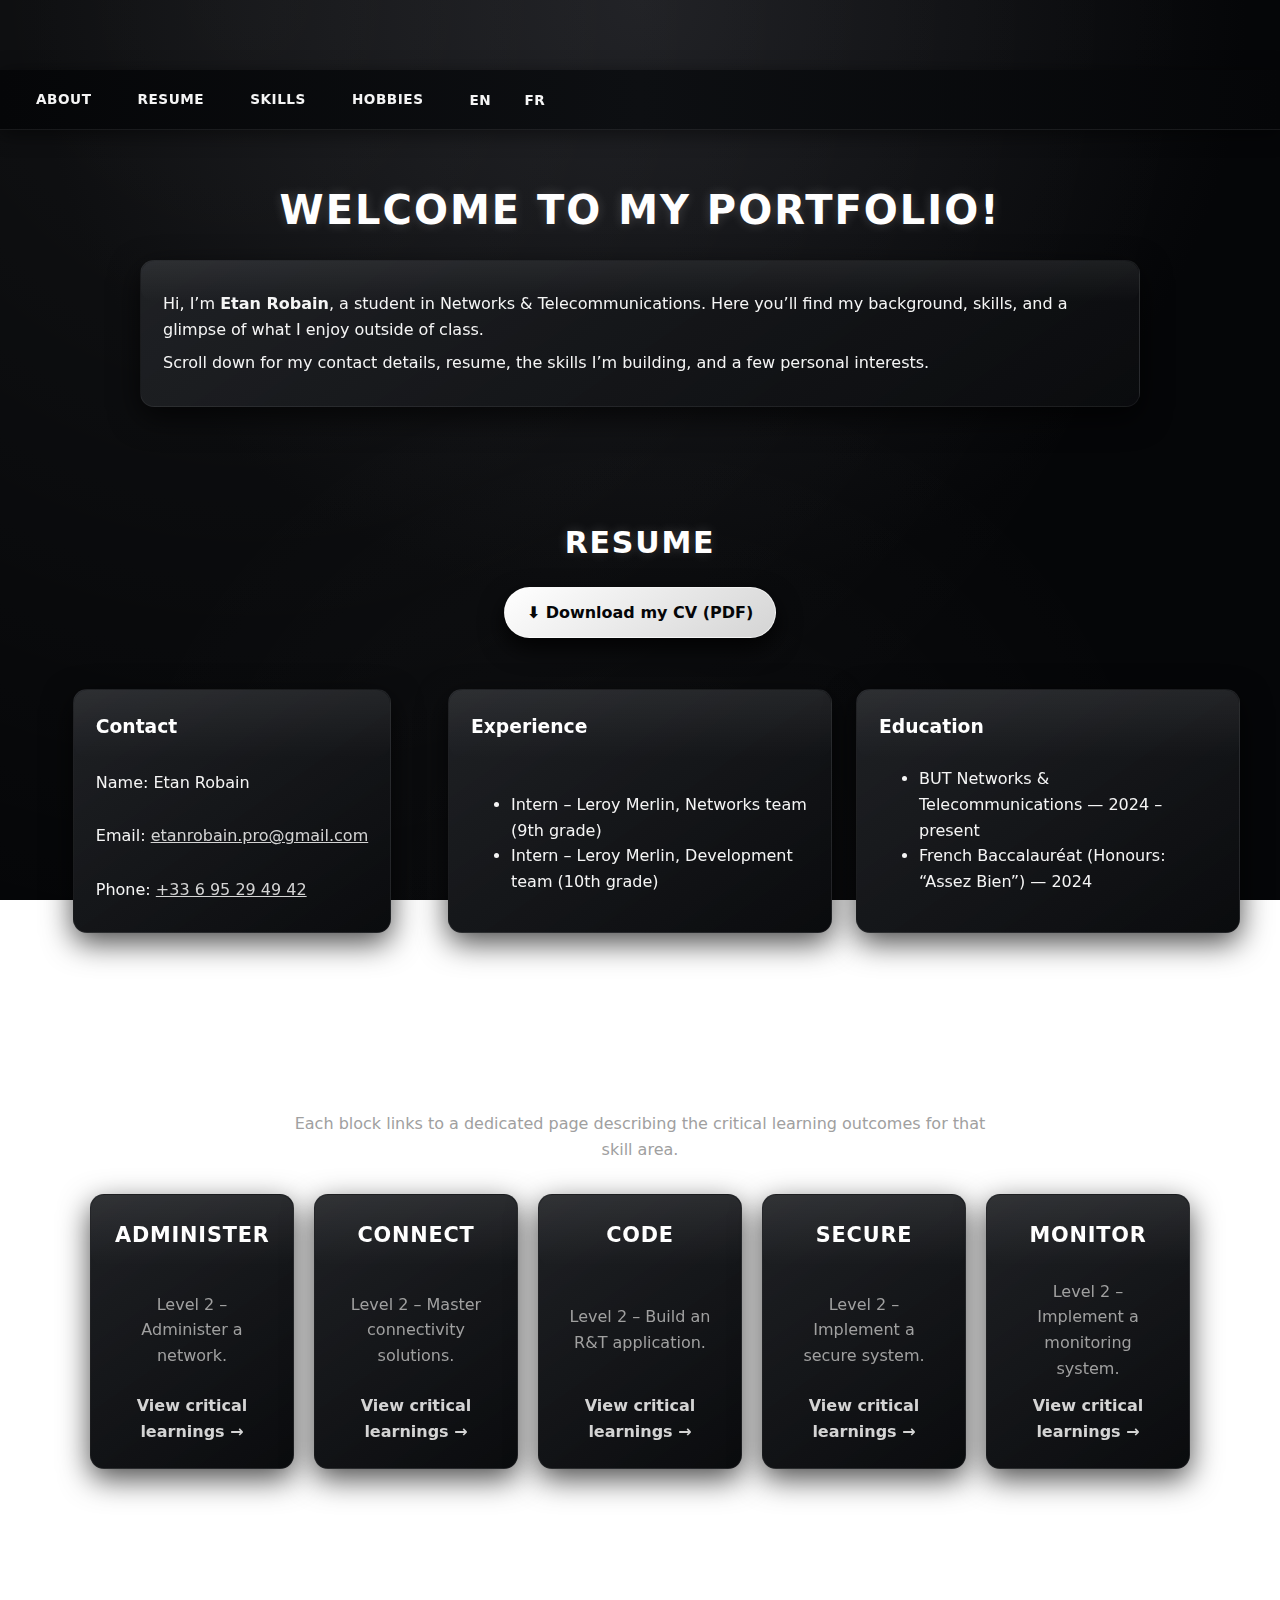
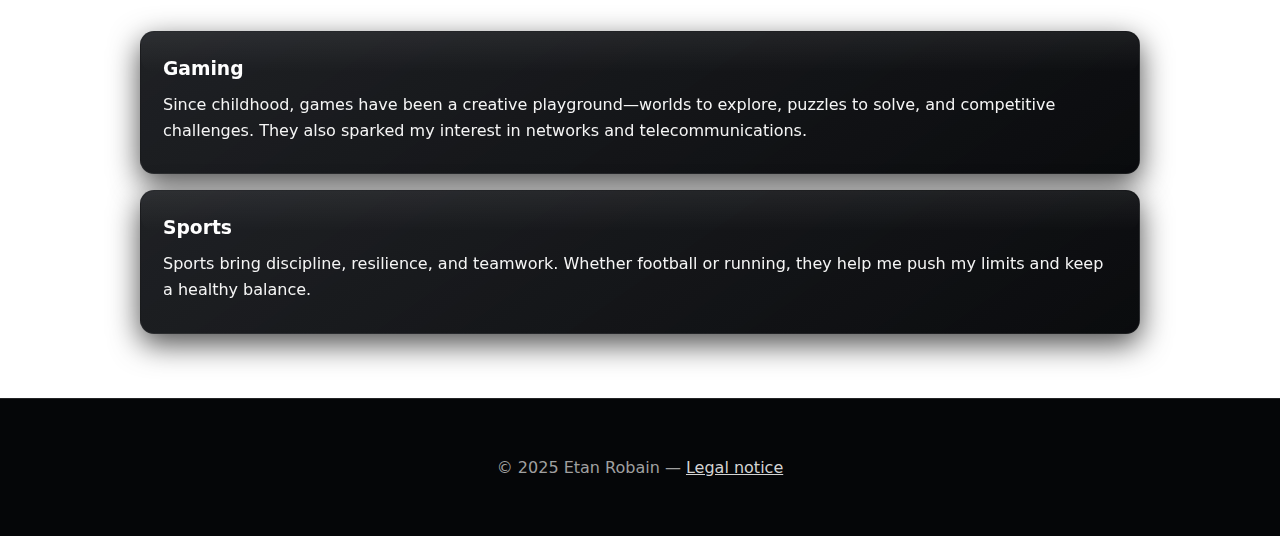
<file: index.html>
<!DOCTYPE html>
<html lang="en">
<head>
  <meta charset="UTF-8" />
  <meta name="viewport" content="width=device-width, initial-scale=1" />
  <title>Portfolio – Etan Robain</title>
  <meta name="description" content="Portfolio of Etan Robain (BSc in Networks & Telecom): profile, resume, skills, and interests." />
  <link rel="stylesheet" href="assets/style.css" />
  <link rel="icon" href="assets/img/favicon.ico" />
</head>

<body>

  <!-- ===== Navigation ===== -->
  <header>
    <nav>
      <a href="#about">About</a>
      <a href="#resume">Resume</a>
      <a href="#skills">Skills</a>
      <a href="#hobbies">Hobbies</a>
      <!-- Language Switch -->
      <div class="side-lang" aria-label="Language switch">
        <span class="lang-pill" aria-hidden="true"></span>
        <a class="lang-item active" href="index.html" aria-current="page">EN</a>
        <a class="lang-item" href="index-fr.html" data-lang="fr">FR</a>
      </div>
    </nav>
  </header>

  <main>

    <!-- ===== About ===== -->
    <section id="about" aria-labelledby="title-home">
      <h1 id="title-home">Welcome to my portfolio!</h1>

      <div class="presentation-box">
        <p>Hi, I’m <strong>Etan Robain</strong>, a student in Networks & Telecommunications. Here you’ll find my background, skills, and a glimpse of what I enjoy outside of class.</p>
        <p>Scroll down for my contact details, resume, the skills I’m building, and a few personal interests.</p>
      </div>
    </section>

    <!-- ===== Resume ===== -->
    <section id="resume" aria-labelledby="title-resume">
      <h2 id="title-resume">Resume</h2>

      <!-- Download button -->
      <div class="cv-download">
        <a class="download-btn" href="assets/CV.pdf" download>
          ⬇ Download my CV (PDF)
        </a>
      </div>

      <!-- Resume Cards -->
      <div class="cv-container">

        <section class="cv-block" aria-labelledby="resume-info">
          <h3 id="resume-info">Contact</h3>
          <p>Name: Etan Robain</p>
          <p>Email: <a href="mailto:etanrobain.pro@gmail.com">etanrobain.pro@gmail.com</a></p>
          <p>Phone: <a href="tel:+33695294942">+33 6 95 29 49 42</a></p>
        </section>

        <section class="cv-block" aria-labelledby="resume-exp">
          <h3 id="resume-exp">Experience</h3>
          <ul>
            <li>Intern – Leroy Merlin, Networks team (9th grade)</li>
            <li>Intern – Leroy Merlin, Development team (10th grade)</li>
          </ul>
        </section>

        <section class="cv-block" aria-labelledby="resume-edu">
          <h3 id="resume-edu">Education</h3>
          <ul>
            <li>BUT Networks & Telecommunications — 2024 – present</li>
            <li>French Baccalauréat (Honours: “Assez Bien”) — 2024</li>
          </ul>
        </section>

      </div>
    </section>

    <!-- ===== Skills ===== -->
    <section id="skills" aria-labelledby="title-skills">
      <h2 id="title-skills">Skills</h2>

      <p class="section-intro">
        Each block links to a dedicated page describing the critical learning outcomes for that skill area.
      </p>

      <div class="skills-grid">

        <!-- Administer -->
        <a class="skill-card" href="skill-administer.html">
          <h3>Administer</h3>
          <p>Level 2 – Administer a network.</p>
          <span class="skill-link">View critical learnings →</span>
        </a>

        <!-- Connect -->
        <a class="skill-card" href="skill-connect.html">
          <h3>Connect</h3>
          <p>Level 2 – Master connectivity solutions.</p>
          <span class="skill-link">View critical learnings →</span>
        </a>

        <!-- Code -->
        <a class="skill-card" href="skill-code.html">
          <h3>Code</h3>
          <p>Level 2 – Build an R&T application.</p>
          <span class="skill-link">View critical learnings →</span>
        </a>

        <!-- Secure -->
        <a class="skill-card" href="skill-secure.html">
          <h3>Secure</h3>
          <p>Level 2 – Implement a secure system.</p>
          <span class="skill-link">View critical learnings →</span>
        </a>

        <!-- Monitor -->
        <a class="skill-card" href="skill-monitor.html">
          <h3>Monitor</h3>
          <p>Level 2 – Implement a monitoring system.</p>
          <span class="skill-link">View critical learnings →</span>
        </a>

      </div>
    </section>

    <!-- ===== Hobbies ===== -->
    <section id="hobbies" aria-labelledby="title-hobbies">
      <h2 id="title-hobbies">Hobbies: Gaming & Sports</h2>

      <div class="hobby-box">
        <h3>Gaming</h3> <!--inverser gaming et sport -->
        <p>Since childhood, games have been a creative playground—worlds to explore, puzzles to solve, and competitive challenges. They also sparked my interest in networks and telecommunications.</p>
      </div>

      <div class="hobby-box">
        <h3>Sports</h3>
        <p>Sports bring discipline, resilience, and teamwork. Whether football or running, they help me push my limits and keep a healthy balance.</p>
      </div>
    </section>

  </main>

  <!-- ===== Footer ===== -->
  <footer>
    <p>© 2025 Etan Robain — <a href="mentions-legales.html">Legal notice</a></p>
  </footer>

</body>

<script>
  document.querySelectorAll(".side-lang a[data-lang]").forEach(link => {
    link.addEventListener("click", (e) => {
      e.preventDefault();

      const box = document.querySelector(".side-lang");
      const target = link.getAttribute("href");

      // déclenche le slide avant de changer de page
      box.classList.add("is-animating");

      if (link.dataset.lang === "fr") box.classList.add("is-fr");
      if (link.dataset.lang === "en") box.classList.remove("is-fr");

      // redirection après l’anim
      setTimeout(() => {
        window.location.href = target;
      }, 220);
    });
  });
</script>

</html>
</file>
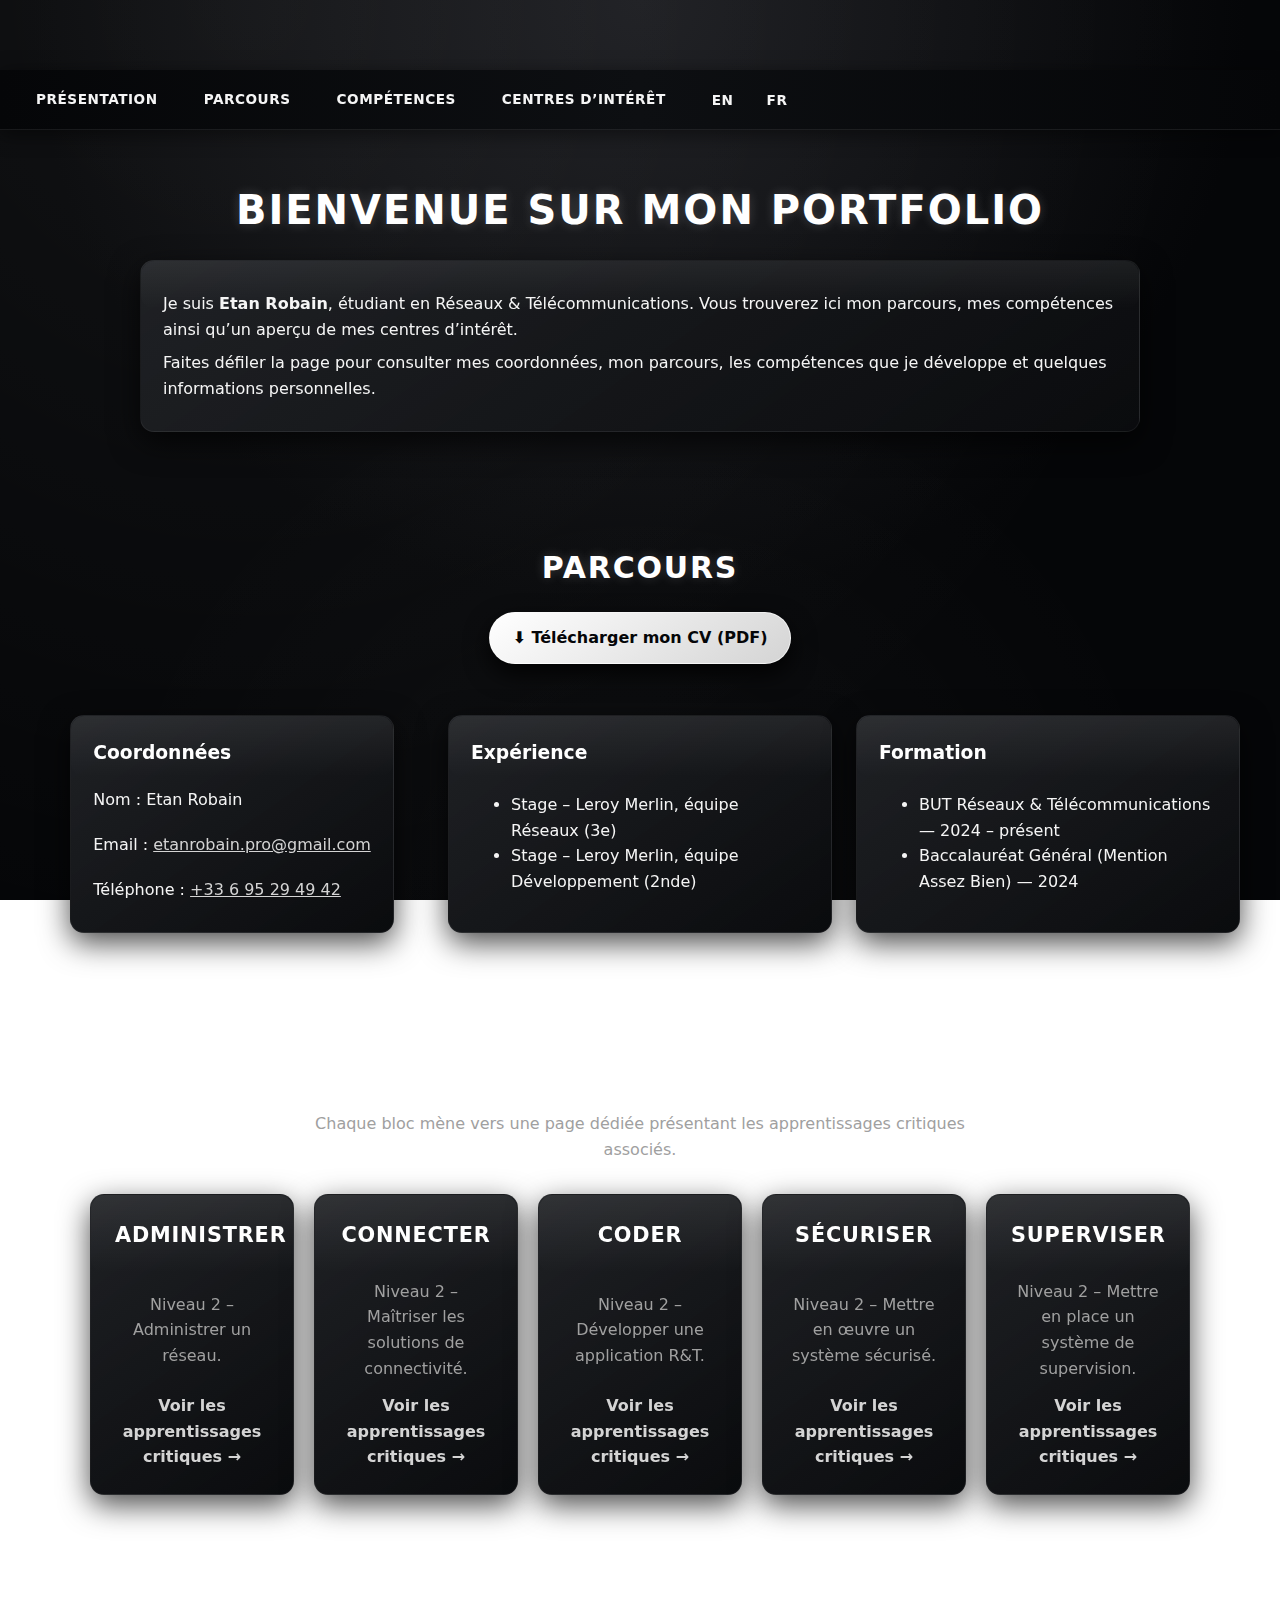
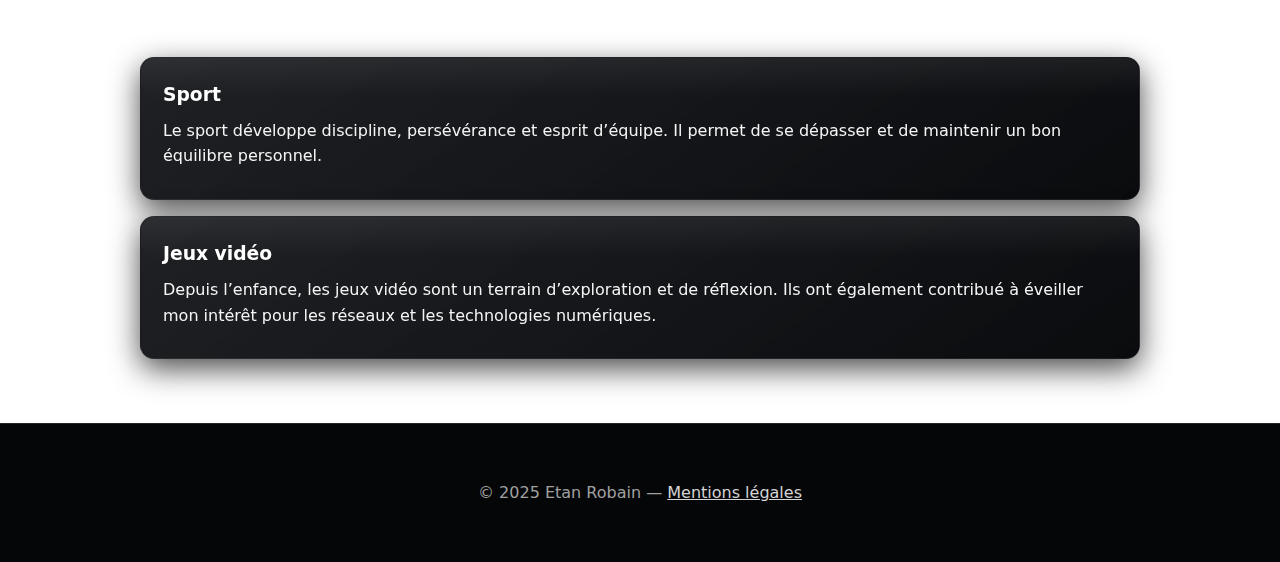
<file: index-fr.html>
<!DOCTYPE html>
<html lang="fr">
<head>
  <meta charset="UTF-8" />
  <meta name="viewport" content="width=device-width, initial-scale=1" />
  <title>Portfolio – Etan Robain</title>
  <meta name="description" content="Portfolio d’Etan Robain (BUT Réseaux & Télécommunications) : profil, parcours, compétences et centres d’intérêt." />
  <link rel="stylesheet" href="assets/style.css" />
  <link rel="icon" href="assets/img/favicon.ico" />
</head>

<body>

  <!-- ===== Navigation ===== -->
  <header>
    <nav>
      <a href="#about">Présentation</a>
      <a href="#resume">Parcours</a>
      <a href="#skills">Compétences</a>
      <a href="#hobbies">Centres d’intérêt</a>
      <!-- Language Switch -->
      <div class="side-lang is-fr" aria-label="Sélecteur de langue">
        <span class="lang-pill" aria-hidden="true"></span>
        <a class="lang-item" href="index.html" data-lang="en">EN</a>
        <a class="lang-item active" href="index-fr.html" aria-current="page">FR</a>
      </div>
    </nav>
  </header>

  <main>

    <!-- ===== Présentation ===== -->
    <section id="about" aria-labelledby="title-home">
      <h1 id="title-home">Bienvenue sur mon portfolio</h1>

      <div class="presentation-box">
        <p>
          Je suis <strong>Etan Robain</strong>, étudiant en Réseaux & Télécommunications.
          Vous trouverez ici mon parcours, mes compétences ainsi qu’un aperçu de mes centres d’intérêt.
        </p>
        <p>
          Faites défiler la page pour consulter mes coordonnées, mon parcours,
          les compétences que je développe et quelques informations personnelles.
        </p>
      </div>
    </section>

    <!-- ===== Parcours ===== -->
    <section id="resume" aria-labelledby="title-resume">
      <h2 id="title-resume">Parcours</h2>

      <div class="cv-download">
        <a class="download-btn" href="assets/CV.pdf" download>
          ⬇ Télécharger mon CV (PDF)
        </a>
      </div>

      <div class="cv-container">

        <section class="cv-block" aria-labelledby="resume-info">
          <h3 id="resume-info">Coordonnées</h3>
          <p>Nom : Etan Robain</p>
          <p>Email : <a href="mailto:etanrobain.pro@gmail.com">etanrobain.pro@gmail.com</a></p>
          <p>Téléphone : <a href="tel:+33695294942">+33 6 95 29 49 42</a></p>
        </section>

        <section class="cv-block" aria-labelledby="resume-exp">
          <h3 id="resume-exp">Expérience</h3>
          <ul>
            <li>Stage – Leroy Merlin, équipe Réseaux (3e)</li>
            <li>Stage – Leroy Merlin, équipe Développement (2nde)</li>
          </ul>
        </section>

        <section class="cv-block" aria-labelledby="resume-edu">
          <h3 id="resume-edu">Formation</h3>
          <ul>
            <li>BUT Réseaux & Télécommunications — 2024 – présent</li>
            <li>Baccalauréat Général (Mention Assez Bien) — 2024</li>
          </ul>
        </section>

      </div>
    </section>

    <!-- ===== Compétences ===== -->
    <section id="skills" aria-labelledby="title-skills">
      <h2 id="title-skills">Compétences</h2>

      <p class="section-intro">
        Chaque bloc mène vers une page dédiée présentant les apprentissages critiques associés.
      </p>

      <div class="skills-grid">

        <a class="skill-card" href="skill-administer.html">
          <h3>Administrer</h3>
          <p>Niveau 2 – Administrer un réseau.</p>
          <span class="skill-link">Voir les apprentissages critiques →</span>
        </a>

        <a class="skill-card" href="skill-connect.html">
          <h3>Connecter</h3>
          <p>Niveau 2 – Maîtriser les solutions de connectivité.</p>
          <span class="skill-link">Voir les apprentissages critiques →</span>
        </a>

        <a class="skill-card" href="skill-code.html">
          <h3>Coder</h3>
          <p>Niveau 2 – Développer une application R&T.</p>
          <span class="skill-link">Voir les apprentissages critiques →</span>
        </a>

        <a class="skill-card" href="skill-secure.html">
          <h3>Sécuriser</h3>
          <p>Niveau 2 – Mettre en œuvre un système sécurisé.</p>
          <span class="skill-link">Voir les apprentissages critiques →</span>
        </a>

        <a class="skill-card" href="skill-monitor.html">
          <h3>Superviser</h3>
          <p>Niveau 2 – Mettre en place un système de supervision.</p>
          <span class="skill-link">Voir les apprentissages critiques →</span>
        </a>

      </div>
    </section>

    <!-- ===== Centres d’intérêt ===== -->
    <section id="hobbies" aria-labelledby="title-hobbies">
      <h2 id="title-hobbies">Centres d’intérêt</h2>

      <div class="hobby-box">
        <h3>Sport</h3>
        <p>
          Le sport développe discipline, persévérance et esprit d’équipe.
          Il permet de se dépasser et de maintenir un bon équilibre personnel.
        </p>
      </div>

      <div class="hobby-box">
        <h3>Jeux vidéo</h3>
        <p>
          Depuis l’enfance, les jeux vidéo sont un terrain d’exploration et de réflexion.
          Ils ont également contribué à éveiller mon intérêt pour les réseaux et les technologies numériques.
        </p>
      </div>
    </section>

  </main>

  <!-- ===== Footer ===== -->
  <footer>
    <p>© 2025 Etan Robain — <a href="mentions-legales.html">Mentions légales</a></p>
  </footer>

</body>

<script>
    const box = document.querySelector(".side-lang");
  
    if (box) {
      box.querySelectorAll("a[data-lang]").forEach((link) => {
        link.addEventListener("click", (e) => {
          e.preventDefault();
  
          const target = link.getAttribute("href");
          box.classList.add("is-animating");
  
          // bascule dans les deux sens
          if (link.dataset.lang === "fr") box.classList.add("is-fr");
          if (link.dataset.lang === "en") box.classList.remove("is-fr");
  
          setTimeout(() => {
            window.location.href = target;
          }, 220);
        });
      });
    }
  </script>

</html>
</file>
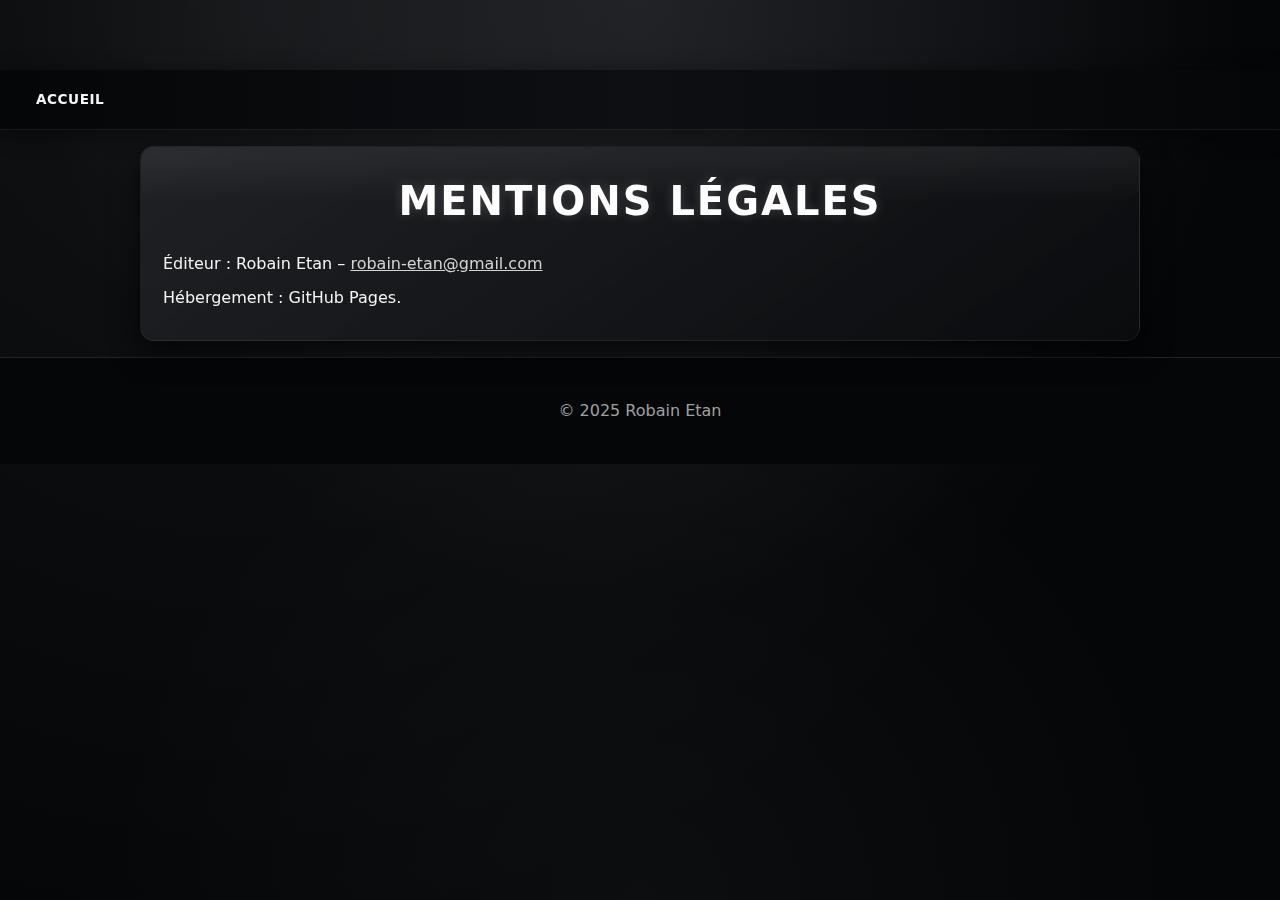
<file: mentions-legales.html>
<!doctype html>
<html lang="fr">
<meta charset="utf-8">
<meta name="viewport" content="width=device-width,initial-scale=1">
<title>Mentions légales – Robain Etan</title>
<link rel="stylesheet" href="assets/style.css">
<body>
  <header><nav><a href="index.html">Accueil</a></nav></header>
  <main>
    <section class="presentation-box">
      <h1>Mentions légales</h1>
      <p>Éditeur : Robain Etan – <a href="mailto:robain-etan@gmail.com">robain-etan@gmail.com</a></p>
      <p>Hébergement : GitHub Pages.</p>
    </section>
  </main>
  <footer>© 2025 Robain Etan</footer>
</body>
</html>
</file>
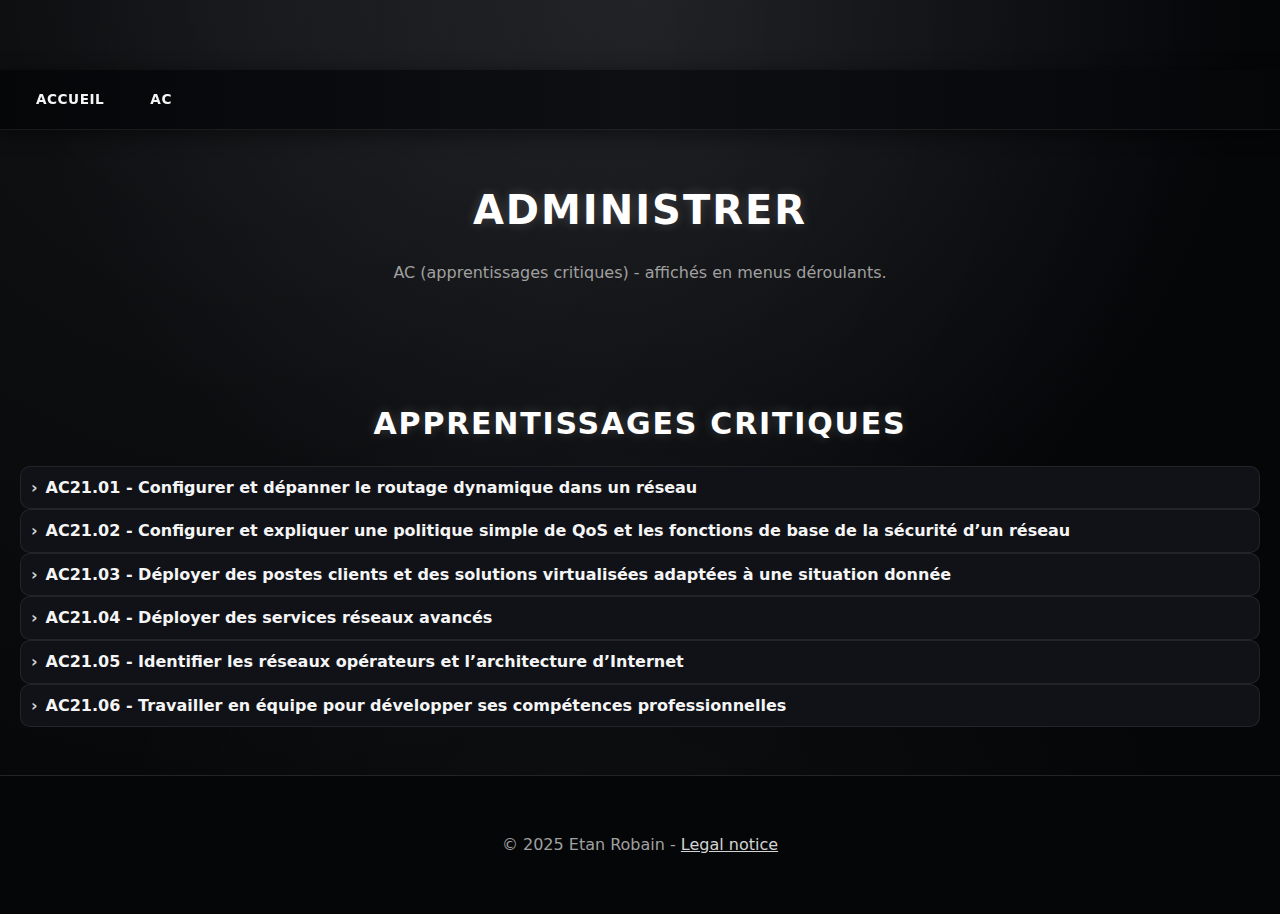
<file: skill-administer.html>
<!DOCTYPE html>
<html lang="fr">
<head>
  <meta charset="UTF-8" />
  <meta name="viewport" content="width=device-width, initial-scale=1" />
  <title>Compétence - Administrer</title>
  <meta name="description" content="Compétence Administrer - AC en menu déroulant." />
  <link rel="stylesheet" href="assets/style.css" />
</head>

<body>
  <header>
    <nav>
      <a href="index.html">Accueil</a>
      <a href="#ac">AC</a>
    </nav>
  </header>

  <main>
    <section class="page-head">
      <h1>Administrer</h1>
      <p class="section-intro">
        AC (apprentissages critiques) - affichés en menus déroulants.
      </p>
    </section>

    <section id="ac" class="ac-wrapper" aria-labelledby="ac-title">
      <h2 id="ac-title">Apprentissages critiques</h2>

      <div class="ac-accordion">

        <details class="ac-item">
          <summary class="ac-summary">AC21.01 - Configurer et dépanner le routage dynamique dans un réseau</summary>
          <div class="ac-content">
            <p>Contenu / preuves : configurations, captures, tests de connectivité, commandes de vérification.</p>
          </div>
        </details>

        <details class="ac-item">
          <summary class="ac-summary">AC21.02 - Configurer et expliquer une politique simple de QoS et les fonctions de base de la sécurité d’un réseau</summary>
          <div class="ac-content">
            <p>Contenu / preuves : classes QoS, policy-map, ACL, justification des choix, tests.</p>
          </div>
        </details>

        <details class="ac-item">
          <summary class="ac-summary">AC21.03 - Déployer des postes clients et des solutions virtualisées adaptées à une situation donnée</summary>
          <div class="ac-content">
            <p>Contenu / preuves : VM, templates, réseau virtuel, procédures, validations.</p>
          </div>
        </details>

        <details class="ac-item">
          <summary class="ac-summary">AC21.04 - Déployer des services réseaux avancés</summary>
          <div class="ac-content">
            <p>Contenu / preuves : DHCP, DNS, AD, supervision, etc. + tests de bon fonctionnement.</p>
          </div>
        </details>

        <details class="ac-item">
          <summary class="ac-summary">AC21.05 - Identifier les réseaux opérateurs et l’architecture d’Internet</summary>
          <div class="ac-content">
            <p>Contenu / preuves : schémas, BGP/AS, peering/transit, analyse simple.</p>
          </div>
        </details>

        <details class="ac-item">
          <summary class="ac-summary">AC21.06 - Travailler en équipe pour développer ses compétences professionnelles</summary>
          <div class="ac-content">
            <p>Contenu / preuves : répartition des tâches, outils (Git), communication, bilan.</p>
          </div>
        </details>

      </div>
    </section>
  </main>

  <footer>
    <p>© 2025 Etan Robain - <a href="mentions-legales.html">Legal notice</a></p>
  </footer>
</body>
</html>
</file>
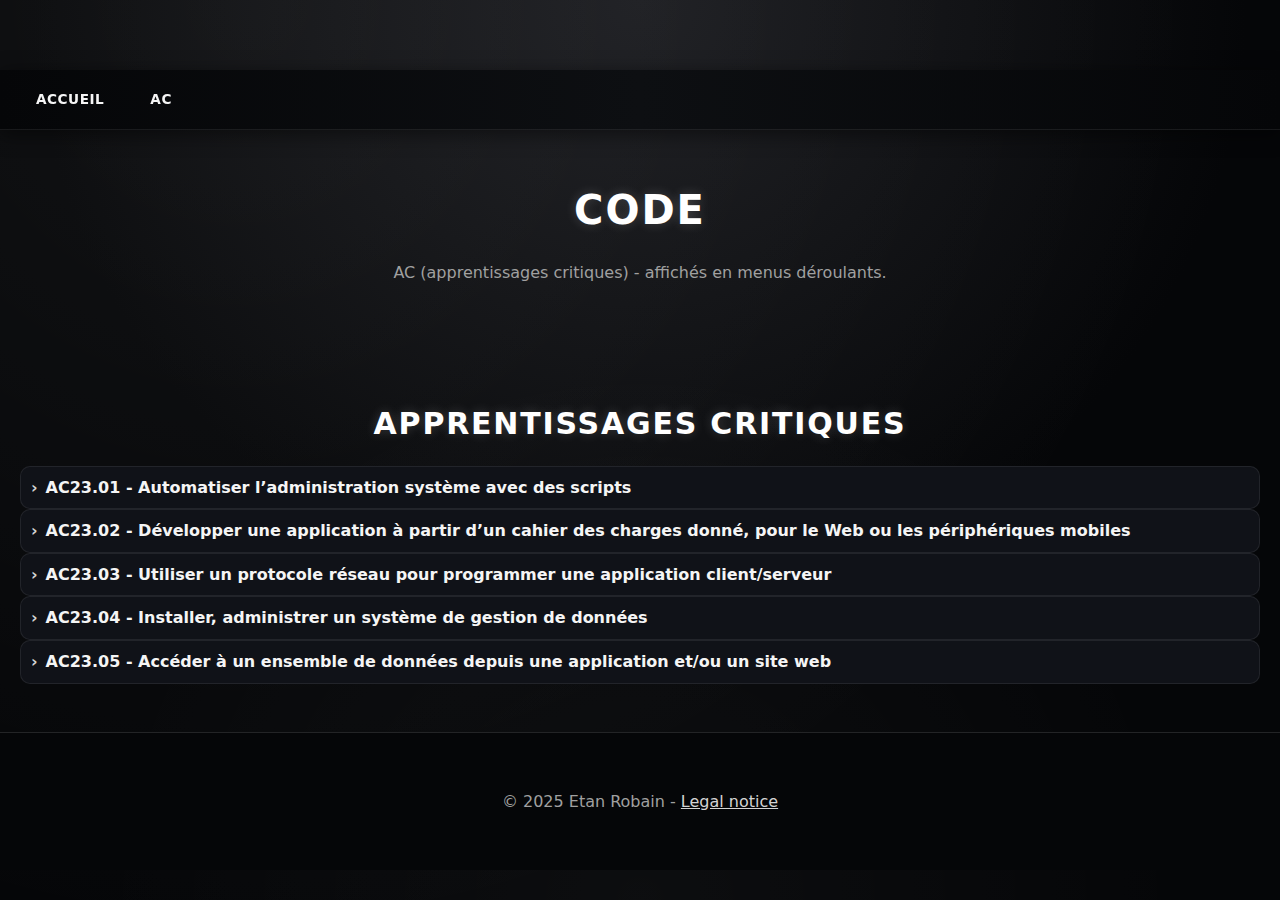
<file: skill-code.html>
<!DOCTYPE html>
<html lang="fr">
<head>
  <meta charset="UTF-8" />
  <meta name="viewport" content="width=device-width, initial-scale=1" />
  <title>Compétence - Code</title>
  <meta name="description" content="Compétence Code - AC en menu déroulant." />
  <link rel="stylesheet" href="assets/style.css" />
</head>

<body>
  <header>
    <nav>
      <a href="index.html">Accueil</a>
      <a href="#ac">AC</a>
    </nav>
  </header>

  <main>
    <section class="page-head">
      <h1>Code</h1>
      <p class="section-intro">
        AC (apprentissages critiques) - affichés en menus déroulants.
      </p>
    </section>

    <section id="ac" class="ac-wrapper" aria-labelledby="ac-title">
      <h2 id="ac-title">Apprentissages critiques</h2>

      <div class="ac-accordion">

        <details class="ac-item">
          <summary class="ac-summary">
            AC23.01 - Automatiser l’administration système avec des scripts
          </summary>
          <div class="ac-content">
            <p>Preuves : scripts Bash/Python, tâches automatisées, gestion des logs, planification (cron).</p>
          </div>
        </details>

        <details class="ac-item">
          <summary class="ac-summary">
            AC23.02 - Développer une application à partir d’un cahier des charges donné, pour le Web ou les périphériques mobiles
          </summary>
          <div class="ac-content">
            <p>Preuves : application Web, respect du cahier des charges, architecture MVC, tests fonctionnels.</p>
          </div>
        </details>

        <details class="ac-item">
          <summary class="ac-summary">
            AC23.03 - Utiliser un protocole réseau pour programmer une application client/serveur
          </summary>
          <div class="ac-content">
            <p>Preuves : sockets TCP/UDP, gestion multi-clients, protocoles personnalisés, gestion des erreurs.</p>
          </div>
        </details>

        <details class="ac-item">
          <summary class="ac-summary">
            AC23.04 - Installer, administrer un système de gestion de données
          </summary>
          <div class="ac-content">
            <p>Preuves : MySQL/PostgreSQL, création de schémas, gestion utilisateurs, sauvegardes.</p>
          </div>
        </details>

        <details class="ac-item">
          <summary class="ac-summary">
            AC23.05 - Accéder à un ensemble de données depuis une application et/ou un site web
          </summary>
          <div class="ac-content">
            <p>Preuves : requêtes SQL, API REST, traitement des données côté serveur, sécurisation des accès.</p>
          </div>
        </details>

      </div>
    </section>
  </main>

  <footer>
    <p>© 2025 Etan Robain - <a href="mentions-legales.html">Legal notice</a></p>
  </footer>
</body>
</html>
</file>
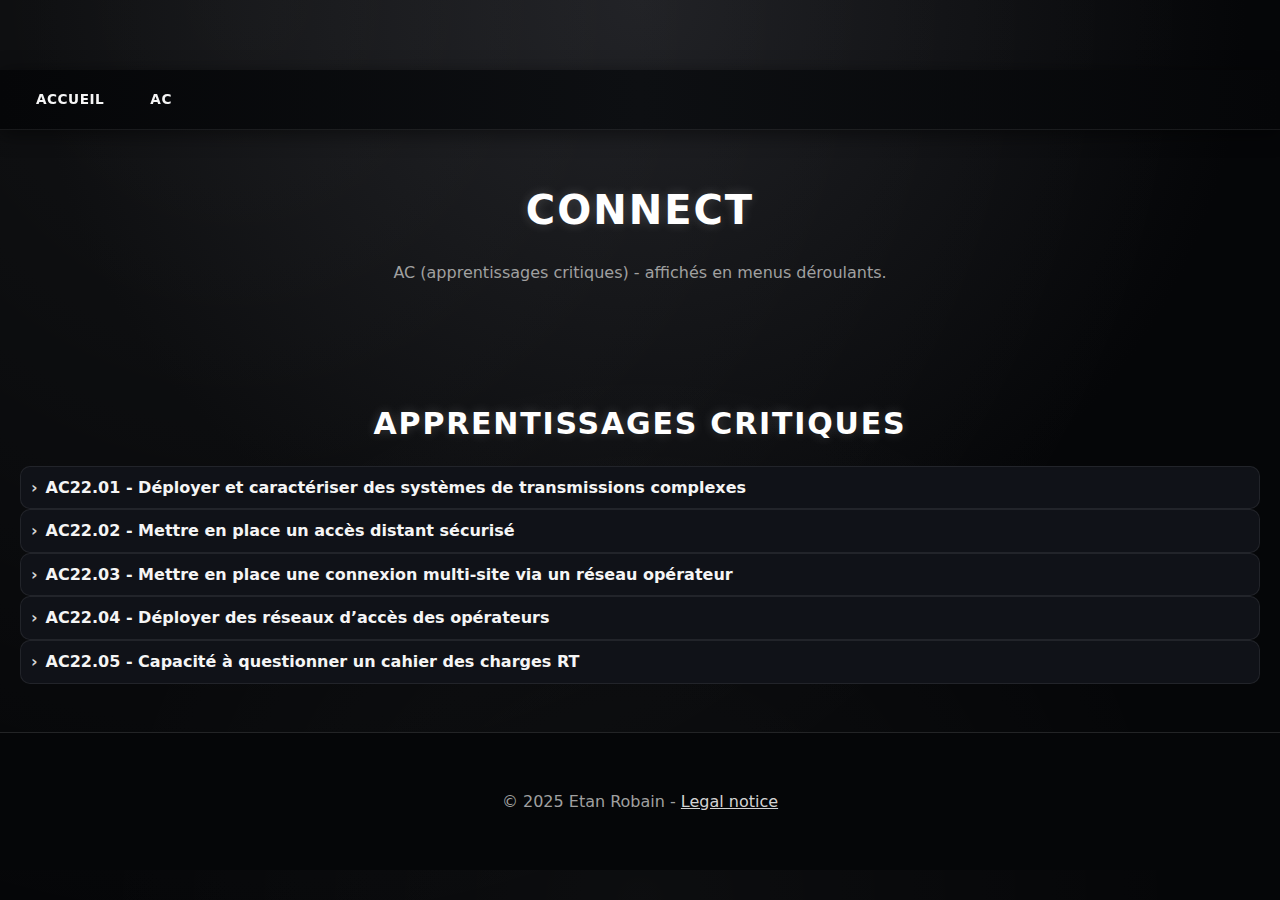
<file: skill-connect.html>
<!DOCTYPE html>
<html lang="fr">
<head>
  <meta charset="UTF-8" />
  <meta name="viewport" content="width=device-width, initial-scale=1" />
  <title>Compétence - Connect</title>
  <meta name="description" content="Compétence Connect - AC en menu déroulant." />
  <link rel="stylesheet" href="assets/style.css" />
</head>

<body>
  <header>
    <nav>
      <a href="index.html">Accueil</a>
      <a href="#ac">AC</a>
    </nav>
  </header>

  <main>
    <section class="page-head">
      <h1>Connect</h1>
      <p class="section-intro">
        AC (apprentissages critiques) - affichés en menus déroulants.
      </p>
    </section>

    <section id="ac" class="ac-wrapper" aria-labelledby="ac-title">
      <h2 id="ac-title">Apprentissages critiques</h2>

      <div class="ac-accordion">

        <details class="ac-item">
          <summary class="ac-summary">
            AC22.01 - Déployer et caractériser des systèmes de transmissions complexes
          </summary>
          <div class="ac-content">
            <p>Preuves : mesures, modulations, analyse spectrale, caractérisation des performances.</p>
          </div>
        </details>

        <details class="ac-item">
          <summary class="ac-summary">
            AC22.02 - Mettre en place un accès distant sécurisé
          </summary>
          <div class="ac-content">
            <p>Preuves : VPN, SSH sécurisé, authentification forte, configuration et tests.</p>
          </div>
        </details>

        <details class="ac-item">
          <summary class="ac-summary">
            AC22.03 - Mettre en place une connexion multi-site via un réseau opérateur
          </summary>
          <div class="ac-content">
            <p>Preuves : MPLS, IPsec, routage inter-sites, schémas d’architecture.</p>
          </div>
        </details>

        <details class="ac-item">
          <summary class="ac-summary">
            AC22.04 - Déployer des réseaux d’accès des opérateurs
          </summary>
          <div class="ac-content">
            <p>Preuves : FTTH, GPON, architecture d’accès, équipements opérateur.</p>
          </div>
        </details>

        <details class="ac-item">
          <summary class="ac-summary">
            AC22.05 - Capacité à questionner un cahier des charges RT
          </summary>
          <div class="ac-content">
            <p>Preuves : analyse technique, contraintes, faisabilité, justification des choix.</p>
          </div>
        </details>

      </div>
    </section>
  </main>

  <footer>
    <p>© 2025 Etan Robain - <a href="mentions-legales.html">Legal notice</a></p>
  </footer>
</body>
</html>
</file>
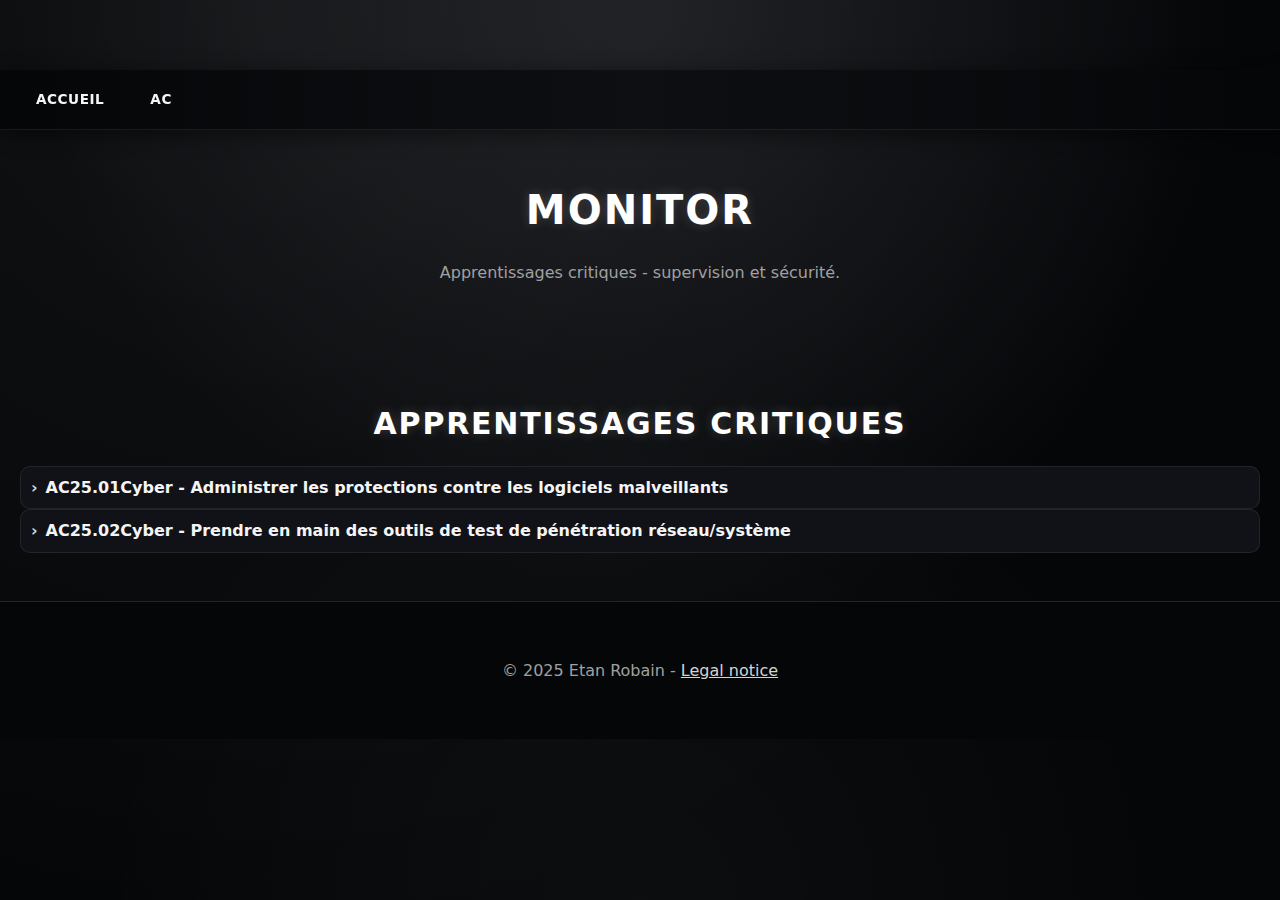
<file: skill-monitor.html>
<!DOCTYPE html>
<html lang="fr">
<head>
  <meta charset="UTF-8" />
  <meta name="viewport" content="width=device-width, initial-scale=1" />
  <title>Compétence - Monitor</title>
  <meta name="description" content="Compétence Monitor - AC en menu déroulant." />
  <link rel="stylesheet" href="assets/style.css" />
</head>

<body>
  <header>
    <nav>
      <a href="index.html">Accueil</a>
      <a href="#ac">AC</a>
    </nav>
  </header>

  <main>
    <section class="page-head">
      <h1>Monitor</h1>
      <p class="section-intro">
        Apprentissages critiques - supervision et sécurité.
      </p>
    </section>

    <section id="ac" class="ac-wrapper" aria-labelledby="ac-title">
      <h2 id="ac-title">Apprentissages critiques</h2>

      <div class="ac-accordion">

        <details class="ac-item">
          <summary class="ac-summary">
            AC25.01Cyber - Administrer les protections contre les logiciels malveillants
          </summary>
          <div class="ac-content">
            <p>
              Preuves : configuration antivirus/EDR, mises à jour signatures,
              gestion quarantaines, supervision des alertes sécurité.
            </p>
          </div>
        </details>

        <details class="ac-item">
          <summary class="ac-summary">
            AC25.02Cyber - Prendre en main des outils de test de pénétration réseau/système
          </summary>
          <div class="ac-content">
            <p>
              Preuves : utilisation d’outils comme Nmap, Wireshark, Metasploit,
              analyse des résultats, identification vulnérabilités.
            </p>
          </div>
        </details>

      </div>
    </section>
  </main>

  <footer>
    <p>© 2025 Etan Robain - <a href="mentions-legales.html">Legal notice</a></p>
  </footer>
</body>
</html>
</file>
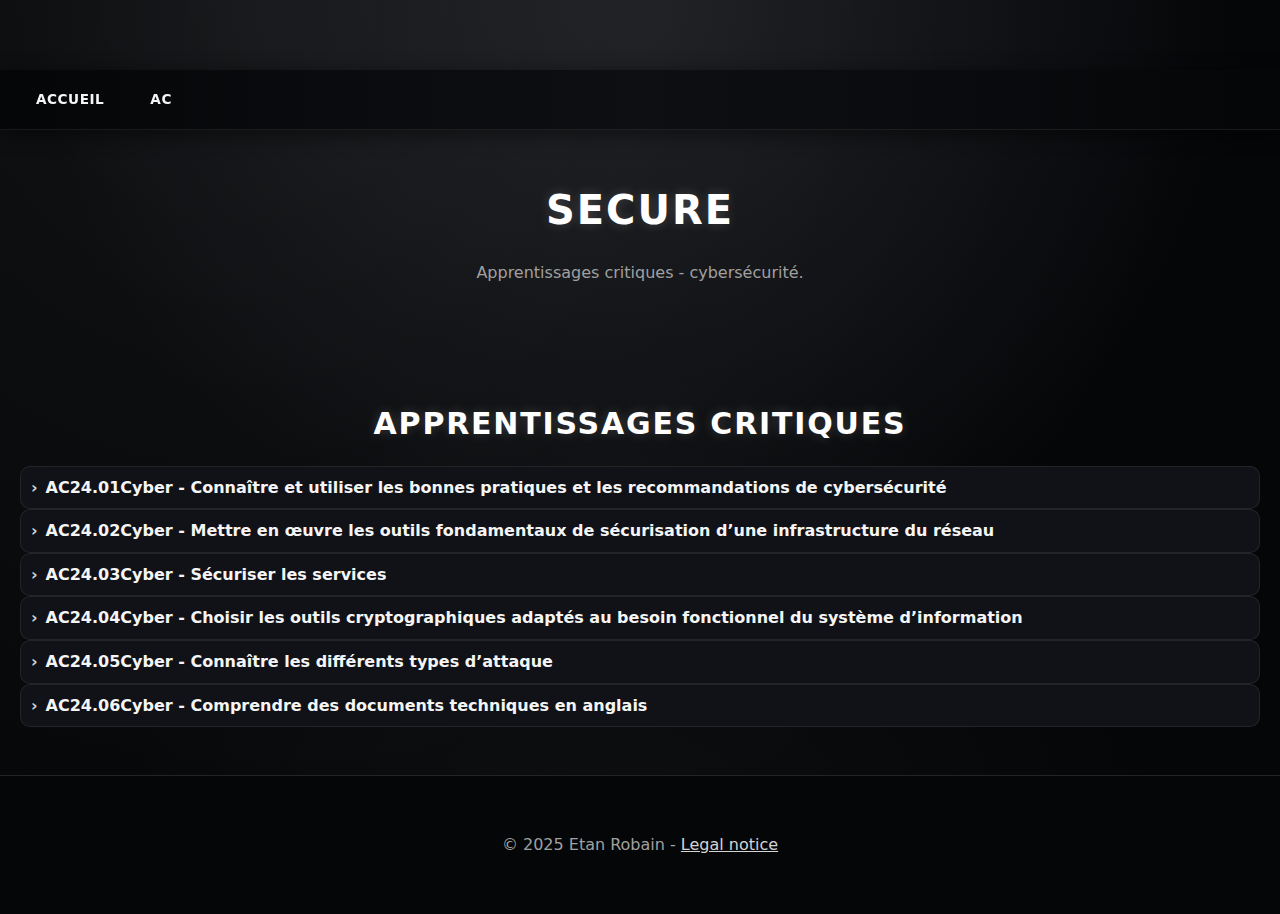
<file: skill-secure.html>
<!DOCTYPE html>
<html lang="fr">
<head>
  <meta charset="UTF-8" />
  <meta name="viewport" content="width=device-width, initial-scale=1" />
  <title>Compétence - Secure</title>
  <meta name="description" content="Compétence Secure - AC en menu déroulant." />
  <link rel="stylesheet" href="assets/style.css" />
</head>

<body>
  <header>
    <nav>
      <a href="index.html">Accueil</a>
      <a href="#ac">AC</a>
    </nav>
  </header>

  <main>
    <section class="page-head">
      <h1>Secure</h1>
      <p class="section-intro">
        Apprentissages critiques - cybersécurité.
      </p>
    </section>

    <section id="ac" class="ac-wrapper" aria-labelledby="ac-title">
      <h2 id="ac-title">Apprentissages critiques</h2>

      <div class="ac-accordion">

        <details class="ac-item">
          <summary class="ac-summary">
            AC24.01Cyber - Connaître et utiliser les bonnes pratiques et les recommandations de cybersécurité
          </summary>
          <div class="ac-content">
            <p>Preuves : ANSSI, CIS benchmarks, gestion des mots de passe, MFA, politique de sécurité.</p>
          </div>
        </details>

        <details class="ac-item">
          <summary class="ac-summary">
            AC24.02Cyber - Mettre en œuvre les outils fondamentaux de sécurisation d’une infrastructure du réseau
          </summary>
          <div class="ac-content">
            <p>Preuves : ACL, firewall, segmentation VLAN, NAT, durcissement réseau, journalisation.</p>
          </div>
        </details>

        <details class="ac-item">
          <summary class="ac-summary">
            AC24.03Cyber - Sécuriser les services
          </summary>
          <div class="ac-content">
            <p>Preuves : HTTPS/TLS, configuration sécurisée SSH, sécurisation DNS/DHCP, gestion certificats.</p>
          </div>
        </details>

        <details class="ac-item">
          <summary class="ac-summary">
            AC24.04Cyber - Choisir les outils cryptographiques adaptés au besoin fonctionnel du système d’information
          </summary>
          <div class="ac-content">
            <p>Preuves : choix algorithmes (AES, RSA, SHA-2), PKI, certificats, justification technique.</p>
          </div>
        </details>

        <details class="ac-item">
          <summary class="ac-summary">
            AC24.05Cyber - Connaître les différents types d’attaque
          </summary>
          <div class="ac-content">
            <p>Preuves : phishing, MITM, brute force, injection SQL, DoS/DDoS, élévation de privilèges.</p>
          </div>
        </details>

        <details class="ac-item">
          <summary class="ac-summary">
            AC24.06Cyber - Comprendre des documents techniques en anglais
          </summary>
          <div class="ac-content">
            <p>Preuves : lecture RFC, documentations techniques, rapports CVE, exploitation de guides officiels.</p>
          </div>
        </details>

      </div>
    </section>
  </main>

  <footer>
    <p>© 2025 Etan Robain - <a href="mentions-legales.html">Legal notice</a></p>
  </footer>
</body>
</html>
</file>
<file: assets/style.css>
/* ===== Variables (black & white premium) ===== */
:root {
  --bg: #050608;
  --bg-gloss: radial-gradient(circle at 20% 0%, rgba(255,255,255,0.05), transparent 70%);
  --card: #111317;
  --card-gloss: linear-gradient(145deg, rgba(255,255,255,0.06), rgba(0,0,0,0.4));
  --text: #f5f5f5;
  --muted: #a0a0a0;
  --accent: #ffffff;
  --accent-2: #d4d4d4;
  --radius: 14px;
  --shadow: 0 10px 30px rgba(0,0,0,.7);
  --nav-h: 60px; /* hauteur de la barre de navigation */
}

/* ===== Reset & base ===== */
* { box-sizing: border-box; }

html {
  margin: 0;
  padding: 0;
  scroll-behavior: smooth;
}

body {
  margin: 0;
  padding: 0;
  padding-top: calc(var(--nav-h) + 10px); /* empêche la nav de recouvrir le titre */
  font-family: system-ui, -apple-system, "Segoe UI", Roboto, Arial, sans-serif;
  color: var(--text);
  background:
    var(--bg-gloss),
    radial-gradient(circle at bottom, rgba(255,255,255,0.03), transparent 50%),
    radial-gradient(circle at top, #1b1c20 0, #050608 55%);
  background-attachment: fixed;
  line-height: 1.6;
}

main > section {
  scroll-margin-top: calc(var(--nav-h) + 15px); /* corrige le scroll vers les ancres */
}

img {
  max-width: 100%;
  height: auto;
  display: block;
}

/* ===== Navigation ===== */
header {
  position: sticky;
  top: 0;
  z-index: 50;
}

nav {
  height: var(--nav-h);
  display: flex;
  gap: 18px;
  align-items: center;
  padding: 0 22px;
  background: linear-gradient(90deg, #050608 0, #0d0f12 50%, #050608 100%);
  backdrop-filter: blur(16px);
  border-bottom: 1px solid rgba(255, 255, 255, 0.08);
  box-shadow: 0 4px 20px rgba(0,0,0,0.5);
  transition: background 0.25s ease, border-color 0.25s ease;
}

nav:hover {
  border-color: rgba(255, 255, 255, 0.16);
}

nav a {
  color: var(--text);
  text-decoration: none;
  font-weight: 600;
  letter-spacing: 0.04em;
  text-transform: uppercase;
  font-size: 0.85rem;
  padding: 8px 14px;
  border-radius: 999px;
  transition:
    background 0.25s ease,
    color 0.25s ease,
    transform 0.2s ease,
    box-shadow 0.2s ease;
}

nav a:hover {
  background: rgba(255, 255, 255, 0.09);
  color: var(--accent);
  transform: translateY(-1px);
  box-shadow: 0 6px 16px rgba(0,0,0,.7);
}

/* ===== Sections Layout ===== */
main > section { padding: 48px 20px; }

/* ===== Cards (About / CV / Hobbies) ===== */
.presentation-box,
.cv-block,
.hobby-box {
  position: relative;
  background: var(--card);
  background-image: var(--card-gloss);
  border-radius: var(--radius);
  padding: 22px;
  margin: 16px auto;
  max-width: 1000px;
  box-shadow: var(--shadow);
  border: 1px solid rgba(255, 255, 255, 0.06);
  backdrop-filter: blur(10px);
  transition:
    transform 0.22s ease-out,
    box-shadow 0.22s ease-out,
    border-color 0.22s ease-out,
    background 0.22s ease-out;
}

/* petit reflet brillant en haut des cartes */
.presentation-box::before,
.cv-block::before,
.hobby-box::before {
  content: "";
  position: absolute;
  top: 0;
  left: 0;
  height: 28%;
  width: 100%;
  border-radius: inherit;
  background: linear-gradient(180deg, rgba(255,255,255,0.16), transparent);
  pointer-events: none;
  opacity: 0.4;
  transition: opacity 0.25s ease;
}

.presentation-box:hover,
.cv-block:hover,
.hobby-box:hover {
  transform: translateY(-3px);
  box-shadow: 0 18px 40px rgba(0, 0, 0, 0.8);
  border-color: rgba(255, 255, 255, 0.14);
  background-image: linear-gradient(145deg, rgba(255,255,255,0.10), rgba(0,0,0,0.45));
}

.presentation-box:hover::before,
.cv-block:hover::before,
.hobby-box:hover::before {
  opacity: 0.75;
}

/* ===== Headings ===== */
h1, h2 {
  text-align: center;
  color: var(--accent);
  margin: 0 0 18px;
  text-shadow: 0 0 12px rgba(255,255,255,0.18);
}

h1 {
  font-size: clamp(28px, 3.5vw, 40px);
  letter-spacing: 0.05em;
  text-transform: uppercase;
}

h2 {
  font-size: clamp(22px, 3vw, 30px);
  letter-spacing: 0.06em;
  text-transform: uppercase;
}

h3 {
  margin: 0 0 8px;
  color: #ffffff;
}

/* ===== Text ===== */
.presentation-box p,
.cv-block p,
.hobby-box p { margin: 8px 0; }

p small,
.muted { color: var(--muted); }

/* ===== CV grid ===== */
.cv-container {
  display: grid;
  gap: 24px;
  max-width: 1200px;
  margin: 0 auto;
  grid-template-columns: repeat(auto-fit, minmax(280px, 1fr));
  align-items: stretch;
}

/* Cartes de CV (glow + animation) */
.cv-block {
  display: flex;
  flex-direction: column;
  justify-content: space-between;
  min-height: 180px;
  position: relative;
  overflow: hidden;
  animation: fadeUp 0.6s ease-out both;
}

/* le ::before des cv-block est déjà défini plus haut */

/* ===== Bouton download CV ===== */
.cv-download {
  text-align: center;
  margin: 20px 0 35px;
}

.download-btn {
  display: inline-block;
  padding: 12px 22px;
  background: linear-gradient(145deg, #ffffff, #d4d4d4);
  color: #050608;
  font-weight: 600;
  text-decoration: none;
  border-radius: 999px;
  border: 1px solid rgba(255,255,255,0.6);
  box-shadow: 0 10px 24px rgba(0, 0, 0, 0.85);
  transition: transform 0.2s ease, box-shadow 0.2s ease, opacity 0.2s ease;
}

.download-btn:hover {
  transform: translateY(-3px);
  box-shadow: 0 18px 40px rgba(0, 0, 0, 0.95);
  opacity: 0.95;
}

/* ===== Animation CV fade-up ===== */
@keyframes fadeUp {
  from {
    opacity: 0;
    transform: translateY(12px);
  }
  to {
    opacity: 1;
    transform: translateY(0);
  }
}

.cv-block:nth-child(1) { animation-delay: 0s; }
.cv-block:nth-child(2) { animation-delay: 0.08s; }
.cv-block:nth-child(3) { animation-delay: 0.16s; }

/* ===== Details / dropdowns ===== */
details {
  background: #101218;
  border-radius: 10px;
  padding: 8px 10px;
  border: 1px solid rgba(255, 255, 255, 0.08);
  transition:
    background 0.2s ease,
    border-color 0.2s ease,
    box-shadow 0.2s ease,
    transform 0.2s ease;
}

details:hover {
  background: #141821;
  border-color: rgba(255, 255, 255, 0.16);
  box-shadow: 0 12px 28px rgba(0, 0, 0, 0.8);
  transform: translateY(-2px);
}

details summary {
  cursor: pointer;
  list-style: none;
  display: flex;
  align-items: center;
  gap: 8px;
  font-weight: 600;
}

details summary::-webkit-details-marker { display: none; }

details summary::before {
  content: "›";
  display: inline-block;
  transform: rotate(0deg);
  transition: transform 0.2s ease;
  color: var(--accent-2);
}

details[open] summary::before {
  transform: rotate(90deg);
}

details ul {
  margin: 8px 0 0 18px;
  padding: 0;
}

/* ===== Footer ===== */
footer {
  text-align: center;
  padding: 40px 20px;
  color: var(--muted);
  border-top: 1px solid rgba(255, 255, 255, 0.12);
  background: #050608;
}

/* ===== Links ===== */
a {
  color: var(--accent-2);
  transition: color 0.18s ease, opacity 0.18s ease;
}

a:hover {
  color: var(--accent);
  opacity: 0.95;
}

/* ===== Selection ===== */
::selection {
  background: rgba(255, 255, 255, 0.22);
  color: #000;
}

/* ===== Skills blocks ===== */
.section-intro {
  text-align: center;
  color: var(--muted);
  max-width: 700px;
  margin: 0 auto 18px;
}

.skills-grid {
  display: grid;
  gap: 20px;
  max-width: 1100px;
  margin: 32px auto 0;
  grid-template-columns: repeat(auto-fit, minmax(200px, 1fr));
}

.skill-card {
  position: relative;
  display: flex;
  flex-direction: column;
  justify-content: space-between;
  background: var(--card);
  background-image: var(--card-gloss);
  border-radius: var(--radius);
  padding: 24px;
  text-align: center;
  text-decoration: none;
  color: var(--text);
  box-shadow: var(--shadow);
  border: 1px solid rgba(255, 255, 255, 0.06);
  backdrop-filter: blur(10px);
  transition:
    transform 0.22s ease-out,
    box-shadow 0.22s ease-out,
    border-color 0.22s ease-out,
    background 0.22s ease-out;
}

/* reflet glossy sur les skills */
.skill-card::before {
  content: "";
  position: absolute;
  top: 0;
  left: 0;
  height: 26%;
  width: 100%;
  border-radius: inherit;
  background: linear-gradient(180deg, rgba(255,255,255,0.18), transparent);
  pointer-events: none;
  opacity: 0.45;
  transition: opacity 0.25s ease;
}

.skill-card h3 {
  margin-bottom: 10px;
  font-size: 1.3rem;
  color: #ffffff;
  letter-spacing: 0.04em;
  text-transform: uppercase;
}

.skill-card p {
  margin-bottom: 12px;
  color: var(--muted);
}

.skill-link {
  font-weight: 600;
  color: var(--accent-2);
}

.skill-card:hover {
  transform: translateY(-6px);
  box-shadow: 0 24px 46px rgba(0, 0, 0, 0.9);
  border-color: rgba(255, 255, 255, 0.18);
  background-image: linear-gradient(145deg, rgba(255,255,255,0.13), rgba(0,0,0,0.5));
}

.skill-card:hover::before {
  opacity: 0.85;
}
</file>
